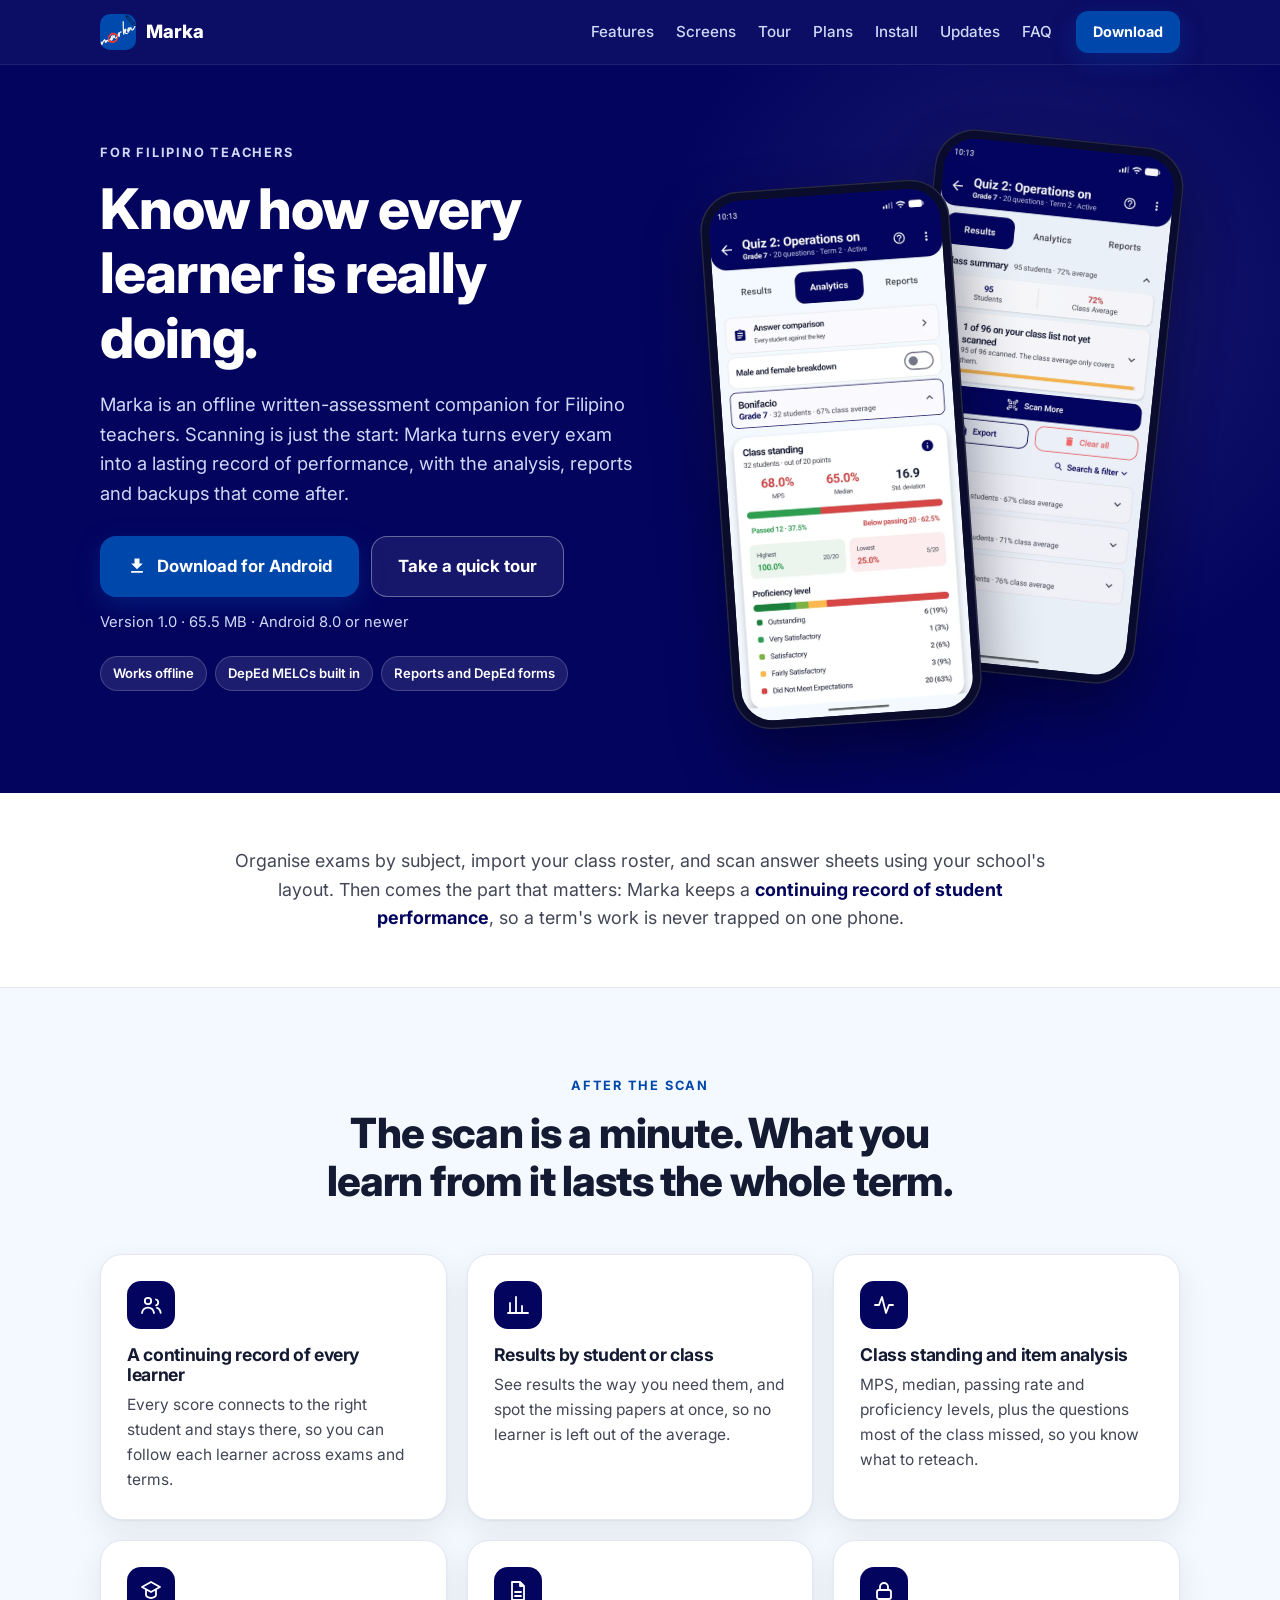
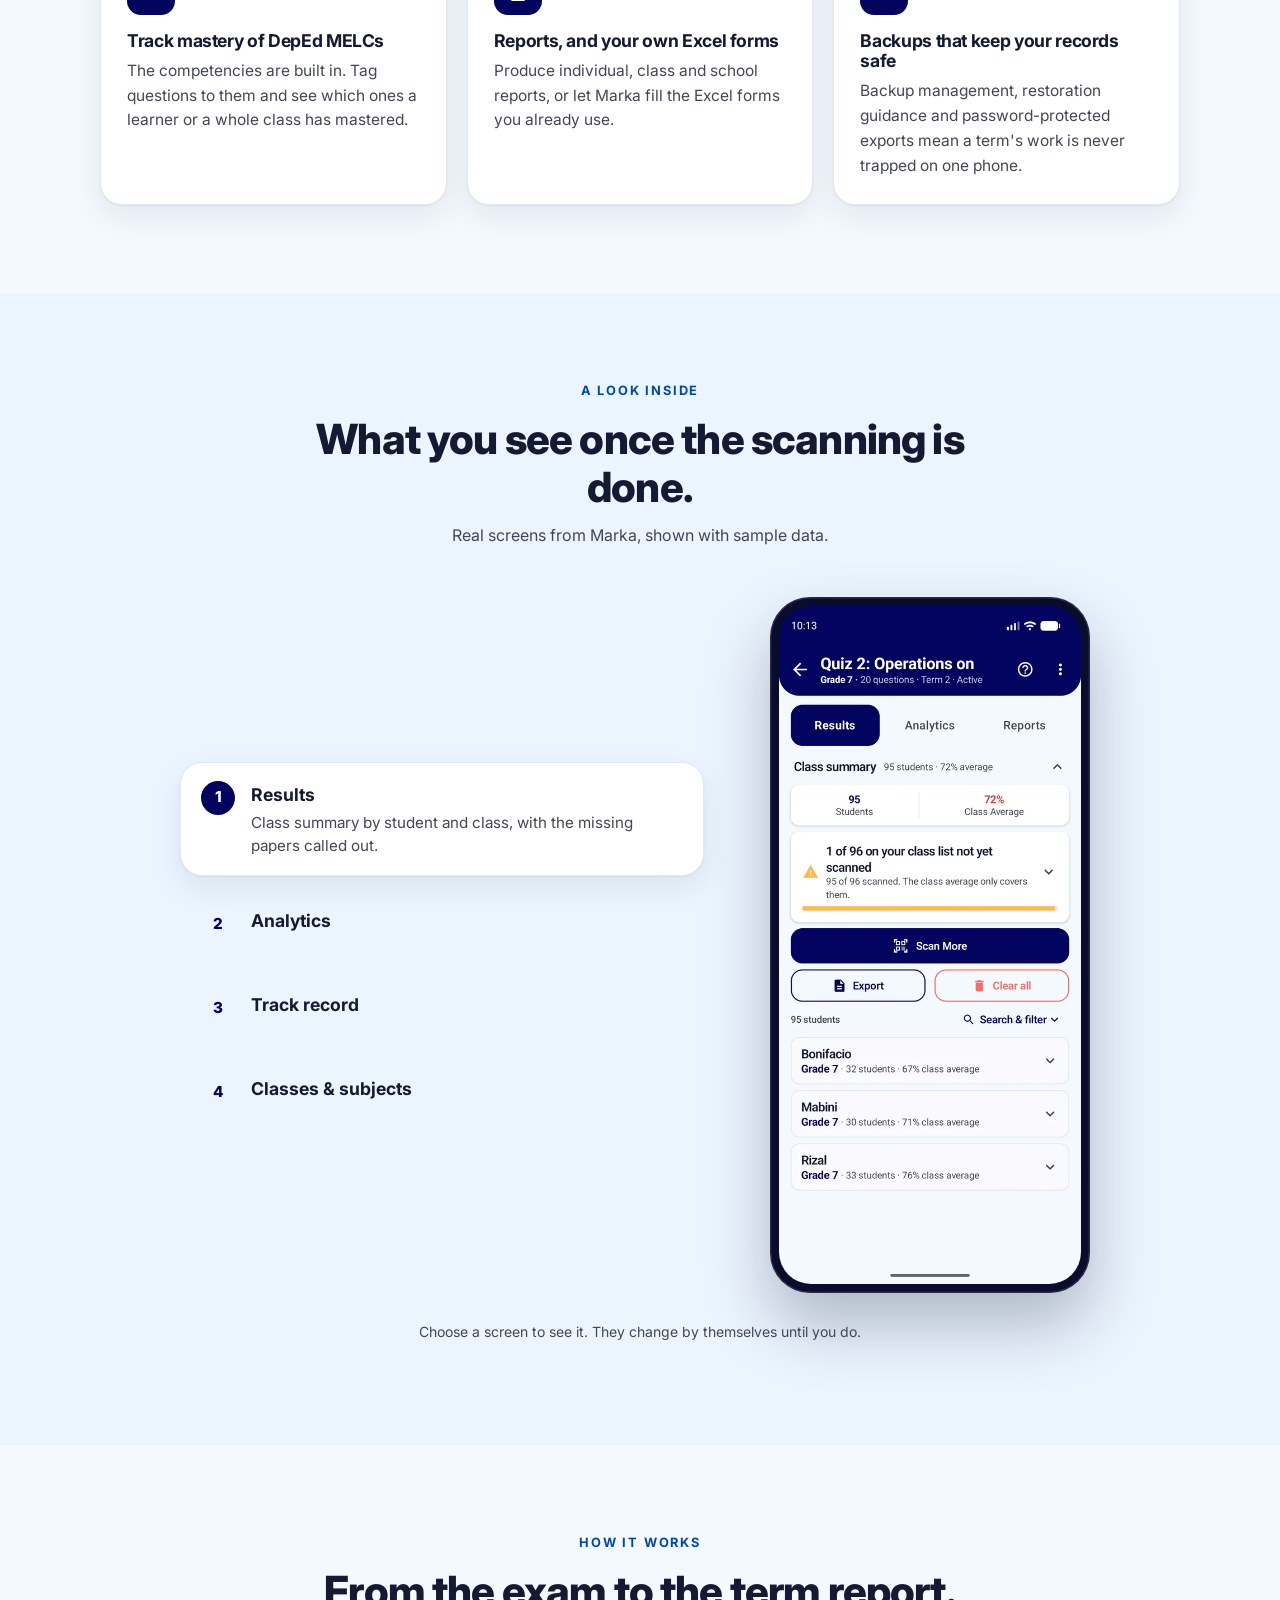
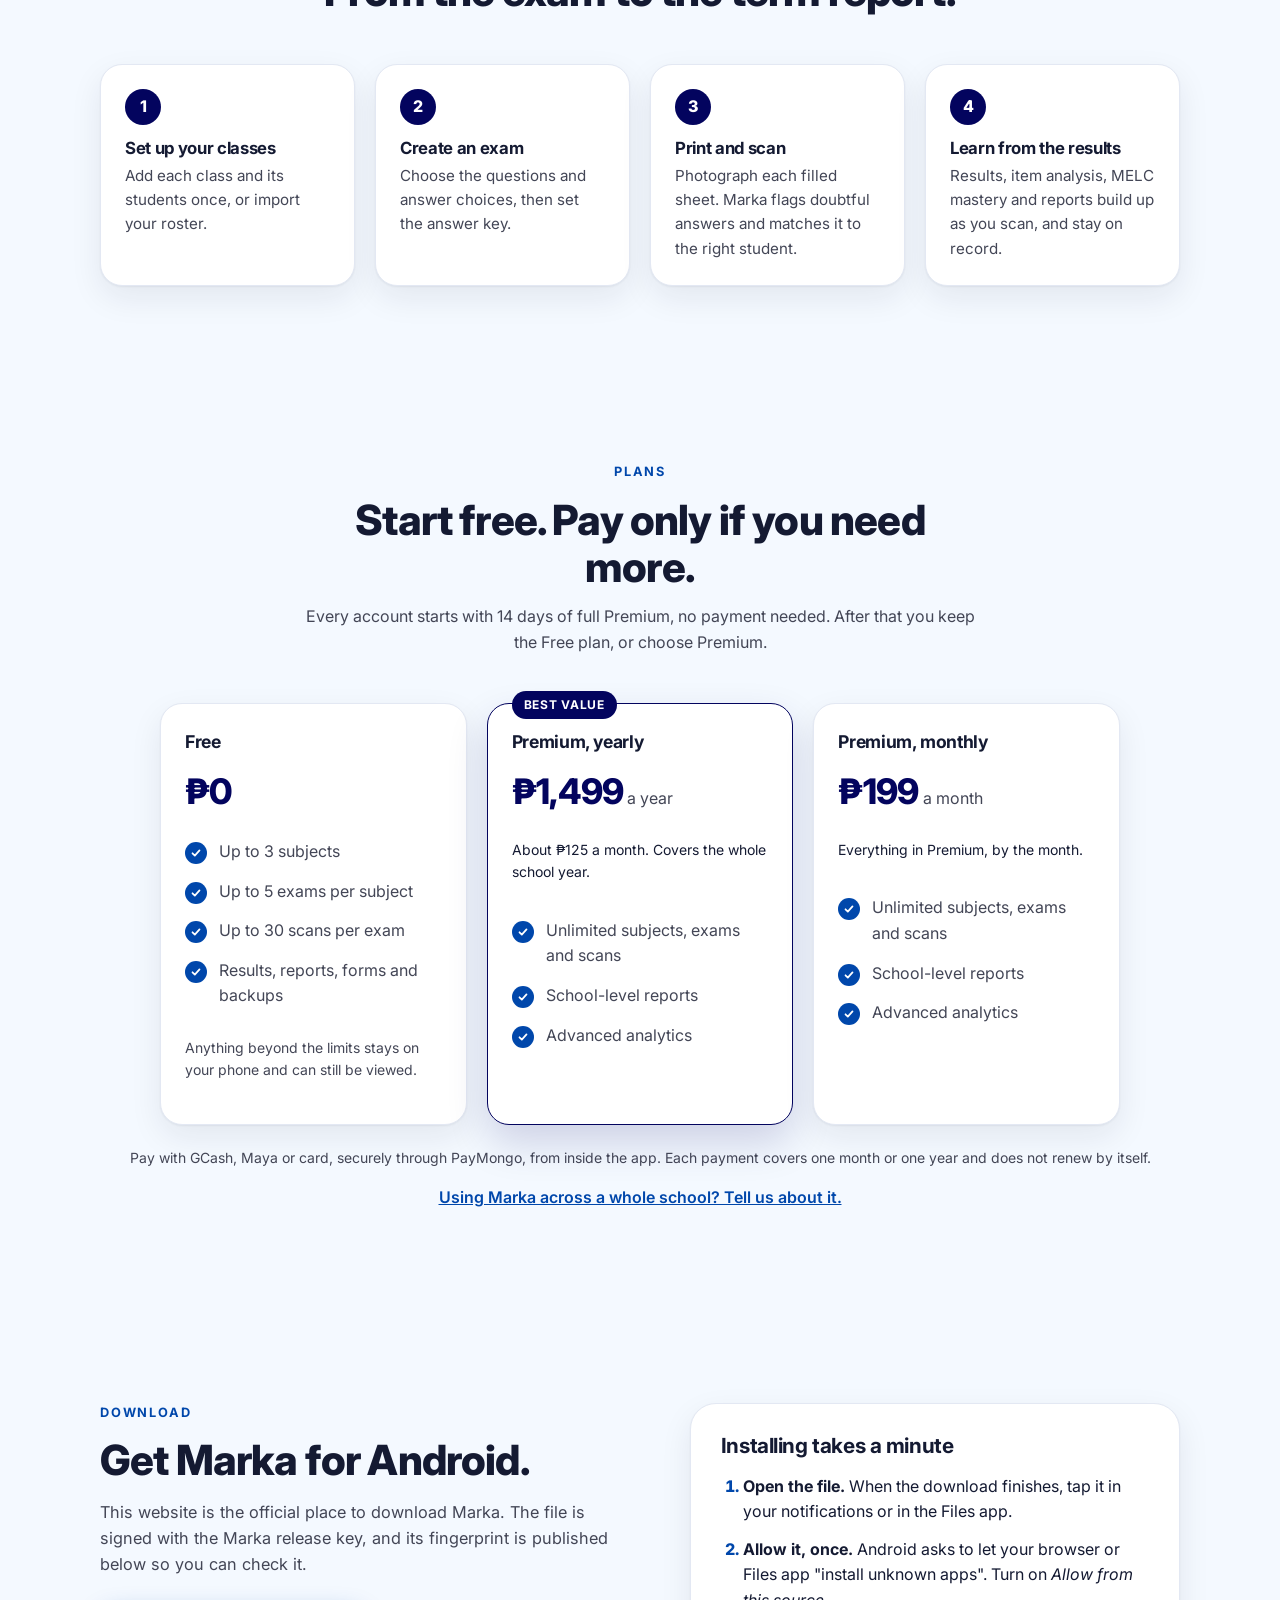
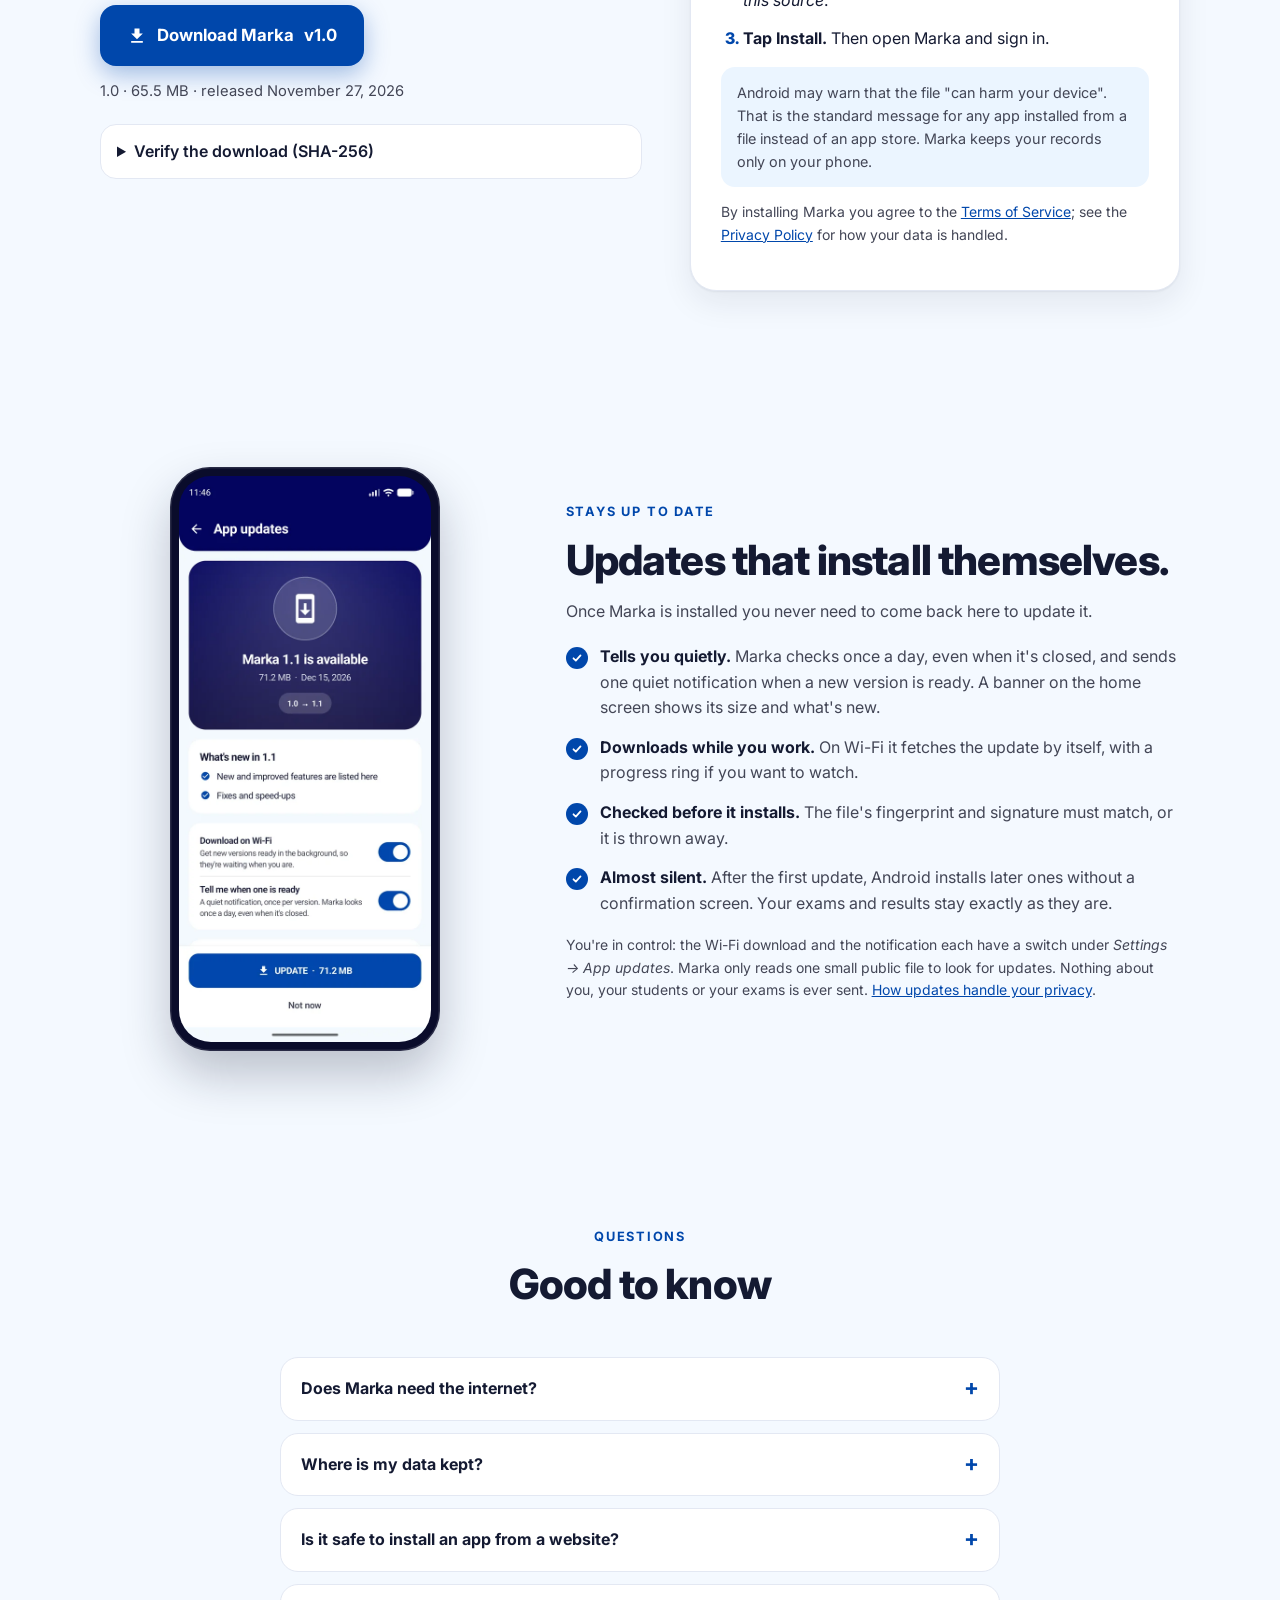
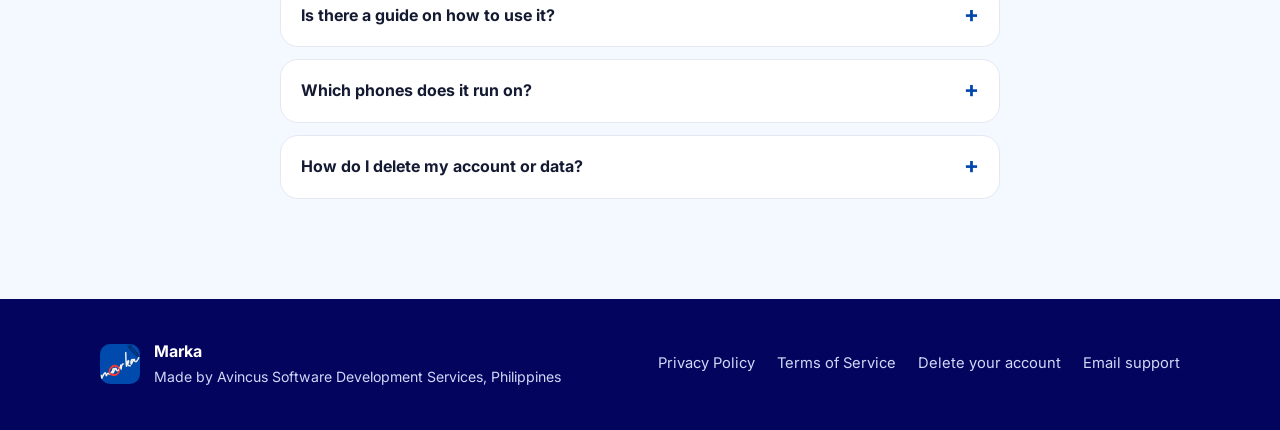
<file: index.html>
<!doctype html>
<html lang="en">
<head>
  <meta charset="utf-8">
  <meta name="viewport" content="width=device-width, initial-scale=1">
  <title>Marka — Your offline assessment companion</title>
  <meta name="description" content="Marka is an offline written-assessment companion built for Filipino teachers. Keep a continuing record of student performance: results, item analysis, MELC mastery, reports and DepEd forms, with backups that keep a term's work safe.">
  <meta name="theme-color" content="#03045E">
  <meta name="color-scheme" content="light">
  <link rel="icon" type="image/png" href="assets/favicon.png">
  <link rel="apple-touch-icon" href="assets/apple-touch-icon.png">
  <meta property="og:type" content="website">
  <meta property="og:title" content="Marka — Your offline assessment companion">
  <meta property="og:description" content="A continuing record of student performance: results, item analysis, MELC mastery, reports and DepEd forms. Offline, built for Filipino teachers.">
  <meta property="og:image" content="https://gillbatesx.github.io/marka/assets/social.png">
  <meta name="twitter:card" content="summary_large_image">
  <link rel="preconnect" href="https://fonts.googleapis.com">
  <link rel="preconnect" href="https://fonts.gstatic.com" crossorigin>
  <link href="https://fonts.googleapis.com/css2?family=Inter:wght@400;500;600;700;800&display=swap" rel="stylesheet">
  <link rel="stylesheet" href="styles.css?v=20261128143841">
</head>
<body>

<header class="nav" id="top">
  <div class="wrap nav-in">
    <a class="brand" href="./" aria-label="Marka home">
      <img src="assets/logo.png" width="36" height="36" alt="" class="brand-logo">
      <span>Marka</span>
    </a>
    <nav class="nav-links" aria-label="Main">
      <a href="#features">Features</a>
      <a href="#screens">Screens</a>
      <a href="tour.html">Tour</a>
      <a href="#plans">Plans</a>
      <a href="#install">Install</a>
      <a href="#updates">Updates</a>
      <a href="#faq">FAQ</a>
    </nav>
    <a class="btn btn-accent btn-sm" href="#install" data-download>Download</a>
  </div>
</header>

<main>
  <!-- HERO -->
  <section class="hero">
    <div class="hero-glow" aria-hidden="true"></div>
    <div class="wrap hero-in">
      <div class="hero-copy reveal">
        <p class="eyebrow">For Filipino teachers</p>
        <h1>Know how every learner is really doing.</h1>
        <p class="lead">Marka is an offline written-assessment companion for Filipino teachers. Scanning is just the start: Marka turns every exam into a lasting record of performance, with the analysis, reports and backups that come after.</p>
        <div class="cta-row">
          <a class="btn btn-accent btn-lg" href="#install" data-download-main>
            <svg viewBox="0 0 24 24" width="20" height="20" aria-hidden="true"><path fill="currentColor" d="M5 20h14v-2H5v2zM19 9h-4V3H9v6H5l7 7 7-7z"/></svg>
            Download for Android
          </a>
          <a class="btn btn-ghost btn-lg" href="tour.html">Take a quick tour</a>
        </div>
        <p class="meta" id="hero-meta">Version <span data-version>1.0</span> · <span data-size>71 MB</span> · Android 8.0 or newer</p>
        <ul class="chips" aria-label="Highlights">
          <li>Works offline</li>
          <li>DepEd MELCs built in</li>
          <li>Reports and DepEd forms</li>
        </ul>
      </div>
      <div class="hero-phones reveal" aria-hidden="true">
        <div class="phone phone-back"><img src="assets/results.webp" alt="" width="270" height="606" loading="eager"></div>
        <div class="phone phone-front"><img src="assets/analytics.webp" alt="" width="270" height="606" loading="eager"></div>
      </div>
    </div>
  </section>

  <!-- ABOUT BAND -->
  <section class="band">
    <div class="wrap band-in reveal">
      <p>Organise exams by subject, import your class roster, and scan answer sheets using your school's layout. Then comes the part that matters: Marka keeps a <strong>continuing record of student performance</strong>, so a term's work is never trapped on one phone.</p>
    </div>
  </section>

  <!-- FEATURES -->
  <section class="section" id="features">
    <div class="wrap">
      <header class="section-head reveal">
        <p class="eyebrow dark">After the scan</p>
        <h2>The scan is a minute. What you learn from it lasts the whole term.</h2>
      </header>
      <div class="grid">
        <article class="card reveal">
          <div class="ico"><svg viewBox="0 0 24 24"><circle cx="9" cy="8" r="3.2"/><path d="M3 20c.6-3.6 3-5.4 6-5.4s5.4 1.8 6 5.4M17 6.5a3 3 0 0 1 0 5.8M18 14.8c2 .6 3.3 2.3 3.7 5"/></svg></div>
          <h3>A continuing record of every learner</h3>
          <p>Every score connects to the right student and stays there, so you can follow each learner across exams and terms.</p>
        </article>
        <article class="card reveal">
          <div class="ico"><svg viewBox="0 0 24 24"><path d="M4 20V10M10 20V4M16 20v-7M22 20H2"/></svg></div>
          <h3>Results by student or class</h3>
          <p>See results the way you need them, and spot the missing papers at once, so no learner is left out of the average.</p>
        </article>
        <article class="card reveal">
          <div class="ico"><svg viewBox="0 0 24 24"><path d="M3 12h4l3-8 4 16 3-8h4"/></svg></div>
          <h3>Class standing and item analysis</h3>
          <p>MPS, median, passing rate and proficiency levels, plus the questions most of the class missed, so you know what to reteach.</p>
        </article>
        <article class="card reveal">
          <div class="ico"><svg viewBox="0 0 24 24"><path d="M12 3 3 8l9 5 9-5-9-5zM7 11v5c0 1.4 2.2 3 5 3s5-1.6 5-3v-5"/></svg></div>
          <h3>Track mastery of DepEd MELCs</h3>
          <p>The competencies are built in. Tag questions to them and see which ones a learner or a whole class has mastered.</p>
        </article>
        <article class="card reveal">
          <div class="ico"><svg viewBox="0 0 24 24"><path d="M6 3h8l4 4v14H6zM14 3v4h4M9 13h6M9 17h6"/></svg></div>
          <h3>Reports, and your own Excel forms</h3>
          <p>Produce individual, class and school reports, or let Marka fill the Excel forms you already use.</p>
        </article>
        <article class="card reveal">
          <div class="ico"><svg viewBox="0 0 24 24"><rect x="5" y="11" width="14" height="9" rx="2"/><path d="M8 11V8a4 4 0 0 1 8 0v3"/></svg></div>
          <h3>Backups that keep your records safe</h3>
          <p>Backup management, restoration guidance and password-protected exports mean a term's work is never trapped on one phone.</p>
        </article>
      </div>
    </div>
  </section>

  <!-- SCREENS -->
  <section class="section tint" id="screens">
    <div class="wrap">
      <header class="section-head reveal">
        <p class="eyebrow dark">A look inside</p>
        <h2>What you see once the scanning is done.</h2>
        <p class="sub">Real screens from Marka, shown with sample data.</p>
      </header>
      <div class="showcase reveal" id="showcase">
        <div class="sc-tabs" role="tablist" aria-label="Marka screens">
          <button type="button" role="tab" class="sc-tab on" id="sc-t0" aria-selected="true" aria-controls="sc-p0" data-i="0"><span class="sc-n">1</span><span class="sc-b"><strong>Results</strong><span>Class summary by student and class, with the missing papers called out.</span></span></button>
          <button type="button" role="tab" class="sc-tab" id="sc-t1" aria-selected="false" aria-controls="sc-p1" data-i="1"><span class="sc-n">2</span><span class="sc-b"><strong>Analytics</strong><span>Class standing, passing rate and proficiency levels.</span></span></button>
          <button type="button" role="tab" class="sc-tab" id="sc-t2" aria-selected="false" aria-controls="sc-p2" data-i="2"><span class="sc-n">3</span><span class="sc-b"><strong>Track record</strong><span>One learner's average, best and lowest, and every exam against the class and the pass mark.</span></span></button>
          <button type="button" role="tab" class="sc-tab" id="sc-t3" aria-selected="false" aria-controls="sc-p3" data-i="3"><span class="sc-n">4</span><span class="sc-b"><strong>Classes & subjects</strong><span>Your school year, terms and classes, with each class's average.</span></span></button>
        </div>
        <div class="sc-stage">
          <div class="phone sc-phone">
            <img class="sc-img on" id="sc-p0" role="tabpanel" aria-labelledby="sc-t0" src="assets/results.webp" alt="Marka exam results showing the class summary and which students are not yet scanned" width="270" height="606" loading="eager">
            <img class="sc-img" id="sc-p1" role="tabpanel" aria-labelledby="sc-t1" src="assets/analytics.webp" alt="Marka analytics showing class standing and proficiency levels" width="270" height="606" loading="lazy">
            <img class="sc-img" id="sc-p2" role="tabpanel" aria-labelledby="sc-t2" src="assets/track.webp" alt="Marka's track record for one learner, with a chart of every exam against the class average and the pass mark" width="270" height="606" loading="lazy">
            <img class="sc-img" id="sc-p3" role="tabpanel" aria-labelledby="sc-t3" src="assets/home.webp" alt="Marka home screen listing classes and subjects for the school year" width="270" height="606" loading="lazy">
          </div>
          <p class="sc-caption" id="sc-caption" aria-live="polite"></p>
        </div>
      </div>
      <p class="sc-hint small muted center">Choose a screen to see it. They change by themselves until you do.</p>
    </div>
  </section>

  <!-- HOW IT WORKS -->
  <section class="section" id="how">
    <div class="wrap">
      <header class="section-head reveal">
        <p class="eyebrow dark">How it works</p>
        <h2>From the exam to the term report.</h2>
      </header>
      <ol class="steps">
        <li class="reveal"><span class="num">1</span><h3>Set up your classes</h3><p>Add each class and its students once, or import your roster.</p></li>
        <li class="reveal"><span class="num">2</span><h3>Create an exam</h3><p>Choose the questions and answer choices, then set the answer key.</p></li>
        <li class="reveal"><span class="num">3</span><h3>Print and scan</h3><p>Photograph each filled sheet. Marka flags doubtful answers and matches it to the right student.</p></li>
        <li class="reveal"><span class="num">4</span><h3>Learn from the results</h3><p>Results, item analysis, MELC mastery and reports build up as you scan, and stay on record.</p></li>
      </ol>
    </div>
  </section>

  <!-- PLANS -->
  <section class="section" id="plans">
    <div class="wrap">
      <header class="section-head reveal">
        <p class="eyebrow dark">Plans</p>
        <h2>Start free. Pay only if you need more.</h2>
        <p class="sub">Every account starts with 14 days of full Premium, no payment needed. After that you keep the Free plan, or choose Premium.</p>
      </header>
      <div class="plans reveal">
        <article class="plan">
          <h3>Free</h3>
          <p class="price"><b>&#8369;0</b></p>
          <ul class="ticks">
            <li>Up to 3 subjects</li>
            <li>Up to 5 exams per subject</li>
            <li>Up to 30 scans per exam</li>
            <li>Results, reports, forms and backups</li>
          </ul>
          <p class="small muted">Anything beyond the limits stays on your phone and can still be viewed.</p>
        </article>
        <article class="plan plan-pro">
          <p class="plan-tag">Best value</p>
          <h3>Premium, yearly</h3>
          <p class="price"><b>&#8369;1,499</b> a year</p>
          <p class="small">About &#8369;125 a month. Covers the whole school year.</p>
          <ul class="ticks">
            <li>Unlimited subjects, exams and scans</li>
            <li>School-level reports</li>
            <li>Advanced analytics</li>
          </ul>
        </article>
        <article class="plan">
          <h3>Premium, monthly</h3>
          <p class="price"><b>&#8369;199</b> a month</p>
          <p class="small">Everything in Premium, by the month.</p>
          <ul class="ticks">
            <li>Unlimited subjects, exams and scans</li>
            <li>School-level reports</li>
            <li>Advanced analytics</li>
          </ul>
        </article>
      </div>
      <p class="center small muted reveal" style="margin-top:22px">Pay with GCash, Maya or card, securely through PayMongo, from inside the app. Each payment covers one month or one year and does not renew by itself.</p>
      <p class="center reveal"><a class="school-link" href="mailto:avincus.softwaredevelopment@gmail.com?subject=Marka%20for%20our%20school">Using Marka across a whole school? Tell us about it.</a></p>
    </div>
  </section>

  <!-- INSTALL -->
  <section class="section" id="install">
    <div class="wrap">
      <div class="install-grid">
        <div class="install-copy reveal">
          <p class="eyebrow">Download</p>
          <h2>Get Marka for Android.</h2>
          <p class="lead sm">This website is the official place to download Marka. The file is signed with the Marka release key, and its fingerprint is published below so you can check it.</p>
          <a class="btn btn-accent btn-lg" id="download-btn" href="https://github.com/GiLLBaTesx/marka/releases/latest/download/Marka.apk">
            <svg viewBox="0 0 24 24" width="20" height="20" aria-hidden="true"><path fill="currentColor" d="M5 20h14v-2H5v2zM19 9h-4V3H9v6H5l7 7 7-7z"/></svg>
            Download Marka <span data-version-short></span>
          </a>
          <p class="meta" id="install-meta"><span data-version>1.0</span> · <span data-size>71 MB</span> · released <span data-date>—</span></p>
          <details class="hash">
            <summary>Verify the download (SHA-256)</summary>
            <p>After downloading, the fingerprint of the file should be exactly:</p>
            <code id="sha" data-sha>Loading…</code>
            <p class="small">On a computer: <code>shasum -a 256 Marka.apk</code>. On a phone, any "file hash" app will do.</p>
          </details>
        </div>
        <div class="install-card reveal" id="install-steps">
          <h3>Installing takes a minute</h3>
          <ol class="mini-steps">
            <li><b>Open the file.</b> When the download finishes, tap it in your notifications or in the Files app.</li>
            <li><b>Allow it, once.</b> Android asks to let your browser or Files app "install unknown apps". Turn on <em>Allow from this source</em>.</li>
            <li><b>Tap Install.</b> Then open Marka and sign in.</li>
          </ol>
          <p class="note">Android may warn that the file "can harm your device". That is the standard message for any app installed from a file instead of an app store. Marka keeps your records only on your phone.</p>
          <p class="small muted">By installing Marka you agree to the <a href="https://gillbatesx.github.io/marka-legal/terms.html">Terms of Service</a>; see the <a href="https://gillbatesx.github.io/marka-legal/privacy.html">Privacy Policy</a> for how your data is handled.</p>
        </div>
      </div>
    </div>
  </section>

  <!-- UPDATES -->
  <section class="section" id="updates">
    <div class="wrap updates-grid">
      <div class="phone-solo reveal">
        <div class="phone"><img src="assets/update-v2.webp" alt="Marka's App updates screen: a new version is available, with what's new, switches for Wi-Fi download and notifications, and an Update button" width="270" height="606" loading="lazy"></div>
      </div>
      <div class="reveal">
        <p class="eyebrow dark">Stays up to date</p>
        <h2>Updates that install themselves.</h2>
        <p class="sub left">Once Marka is installed you never need to come back here to update it.</p>
        <ul class="ticks">
          <li><b>Tells you quietly.</b> Marka checks once a day, even when it's closed, and sends one quiet notification when a new version is ready. A banner on the home screen shows its size and what's new.</li>
          <li><b>Downloads while you work.</b> On Wi-Fi it fetches the update by itself, with a progress ring if you want to watch.</li>
          <li><b>Checked before it installs.</b> The file's fingerprint and signature must match, or it is thrown away.</li>
          <li><b>Almost silent.</b> After the first update, Android installs later ones without a confirmation screen. Your exams and results stay exactly as they are.</li>
        </ul>
        <p class="small muted">You're in control: the Wi-Fi download and the notification each have a switch under <em>Settings → App updates</em>. Marka only reads one small public file to look for updates. Nothing about you, your students or your exams is ever sent. <a href="https://gillbatesx.github.io/marka-legal/privacy.html#app-updates">How updates handle your privacy</a>.</p>
      </div>
    </div>
  </section>

  <!-- RELEASE NOTES -->
  <section class="section tint" id="whatsnew">
    <div class="wrap narrow">
      <header class="section-head reveal">
        <p class="eyebrow dark">Release notes</p>
        <h2>What's new</h2>
      </header>
      <div id="releases" class="releases reveal" aria-live="polite">
        <p class="muted">Loading release notes…</p>
      </div>
    </div>
  </section>

  <!-- FAQ -->
  <section class="section" id="faq">
    <div class="wrap narrow">
      <header class="section-head reveal">
        <p class="eyebrow dark">Questions</p>
        <h2>Good to know</h2>
      </header>
      <div class="faq reveal">
        <details>
          <summary>Does Marka need the internet?</summary>
          <p>No. Scanning, grading, results and reports all work offline. The internet is only used to look for app updates and DepEd content updates when your phone happens to be online.</p>
        </details>
        <details>
          <summary>Where is my data kept?</summary>
          <p>On your phone. Exams, students and results belong to you and stay on the device. Use backups and password-protected exports to keep a copy somewhere safe.</p>
        </details>
        <details>
          <summary>Is it safe to install an app from a website?</summary>
          <p>Only install apps from sources you trust. This is the official Marka site, the file is signed with the Marka release key, and you can check its SHA-256 fingerprint in the Download section. Marka will also only accept an update that is signed with the same key.</p>
        </details>
        <details>
          <summary>Is there a guide on how to use it?</summary>
          <p>Yes. Take the <a href="tour.html">quick tour</a> to see what you get, and the nine short voice-over lessons are inside the app under <em>Settings → How to use Marka</em>. They play without internet.</p>
        </details>
        <details>
          <summary>Which phones does it run on?</summary>
          <p>Android 8.0 or newer, with a working camera.</p>
        </details>
        <details>
          <summary>How do I delete my account or data?</summary>
          <p>See <a href="https://gillbatesx.github.io/marka-legal/delete-account.html">how to delete your account</a>. In the app, <em>Settings</em> can also clear all data on the phone.</p>
        </details>
      </div>
    </div>
  </section>
</main>

<footer class="footer">
  <div class="wrap foot-in">
    <div class="foot-brand">
      <img src="assets/logo.png" width="40" height="40" alt="" class="brand-logo">
      <div>
        <strong>Marka</strong>
        <span>Made by Avincus Software Development Services, Philippines</span>
      </div>
    </div>
    <nav class="foot-links" aria-label="Footer">
      <a href="https://gillbatesx.github.io/marka-legal/privacy.html">Privacy Policy</a>
      <a href="https://gillbatesx.github.io/marka-legal/terms.html">Terms of Service</a>
      <a href="https://gillbatesx.github.io/marka-legal/delete-account.html">Delete your account</a>
      <a href="mailto:avincus.softwaredevelopment@gmail.com?subject=Marka%20feedback">Email support</a>
    </nav>
  </div>
</footer>

<script src="app.js?v=20261128143841"></script>
</body>
</html>
</file>
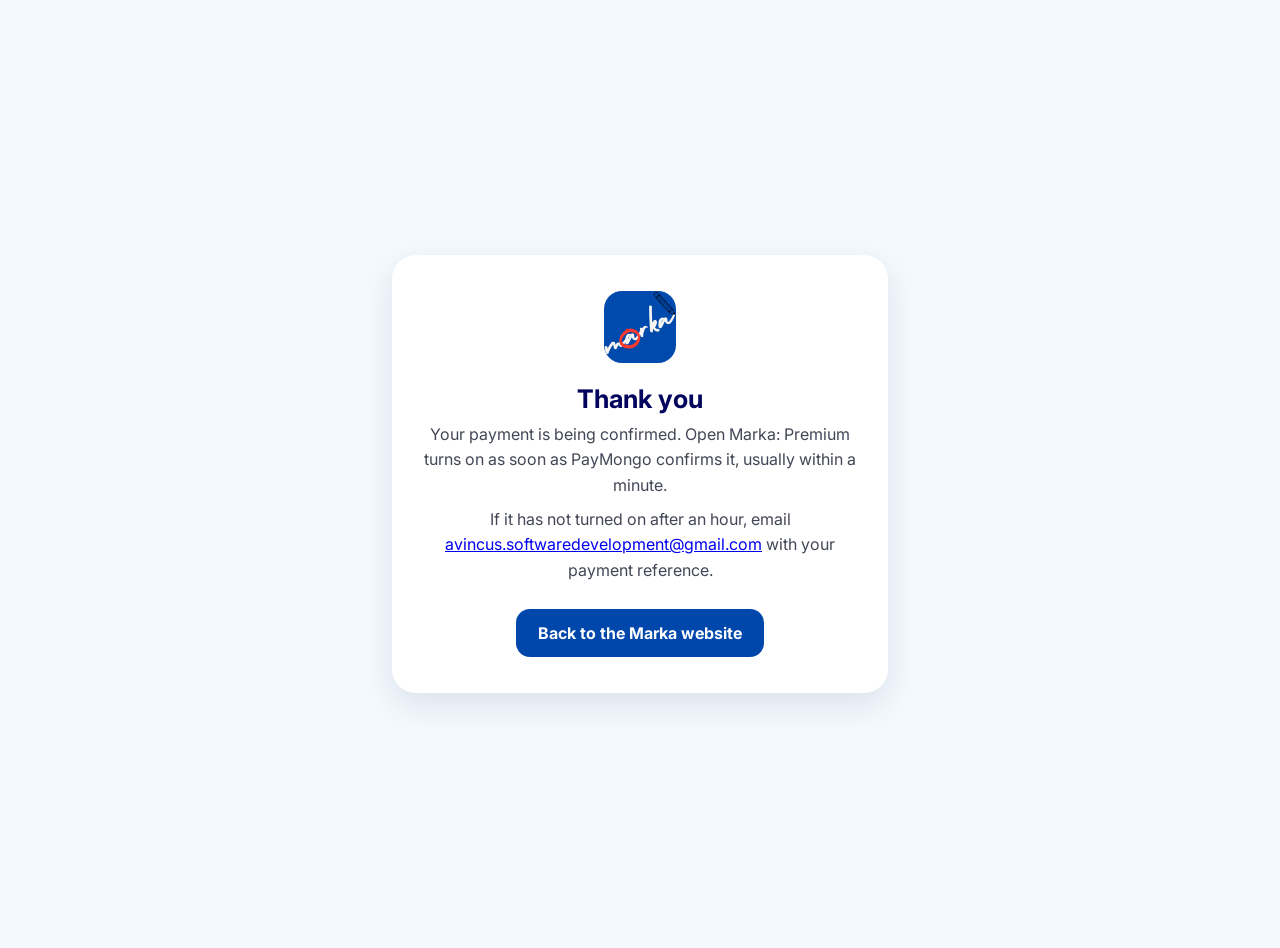
<file: paid.html>
<!doctype html>
<html lang="en">
<head>
  <meta charset="utf-8">
  <meta name="viewport" content="width=device-width, initial-scale=1">
  <title>Payment — Marka</title>
  <meta name="robots" content="noindex">
  <meta name="theme-color" content="#03045E">
  <link rel="icon" type="image/png" href="assets/favicon.png">
  <link href="https://fonts.googleapis.com/css2?family=Inter:wght@400;600;700;800&display=swap" rel="stylesheet">
  <style>
    body { margin: 0; min-height: 100vh; display: grid; place-items: center; background: #F4F9FF; color: #141A32; font-family: Inter, system-ui, sans-serif; padding: 24px; }
    main { max-width: 440px; text-align: center; background: #fff; border-radius: 24px; padding: 36px 28px; box-shadow: 0 12px 32px rgba(20,26,50,.10); }
    img { width: 72px; height: 72px; border-radius: 18px; }
    h1 { margin: 16px 0 8px; font-size: 1.6rem; color: #03045E; }
    p { color: #434656; line-height: 1.6; margin: 8px 0; }
    a.btn { display: inline-block; margin-top: 18px; padding: 14px 22px; border-radius: 14px; background: #0047AB; color: #fff; font-weight: 700; text-decoration: none; }
  </style>
</head>
<body>
<main>
  <img src="assets/logo.png" alt="">
  <h1 id="h">Thank you</h1>
  <p id="p">Your payment is being confirmed. Open Marka: Premium turns on as soon as PayMongo confirms it, usually within a minute.</p>
  <p class="small" id="q">If it has not turned on after an hour, email <a href="mailto:avincus.softwaredevelopment@gmail.com?subject=Marka%20payment">avincus.softwaredevelopment@gmail.com</a> with your payment reference.</p>
  <a class="btn" href="./">Back to the Marka website</a>
</main>
<script>
if (/[?&]cancelled=1/.test(location.search)) {
  document.getElementById("h").textContent = "Payment cancelled";
  document.getElementById("p").textContent = "Nothing was charged. Open Marka and choose a plan whenever you are ready.";
  document.getElementById("q").hidden = true;
}
</script>
</body>
</html>
</file>
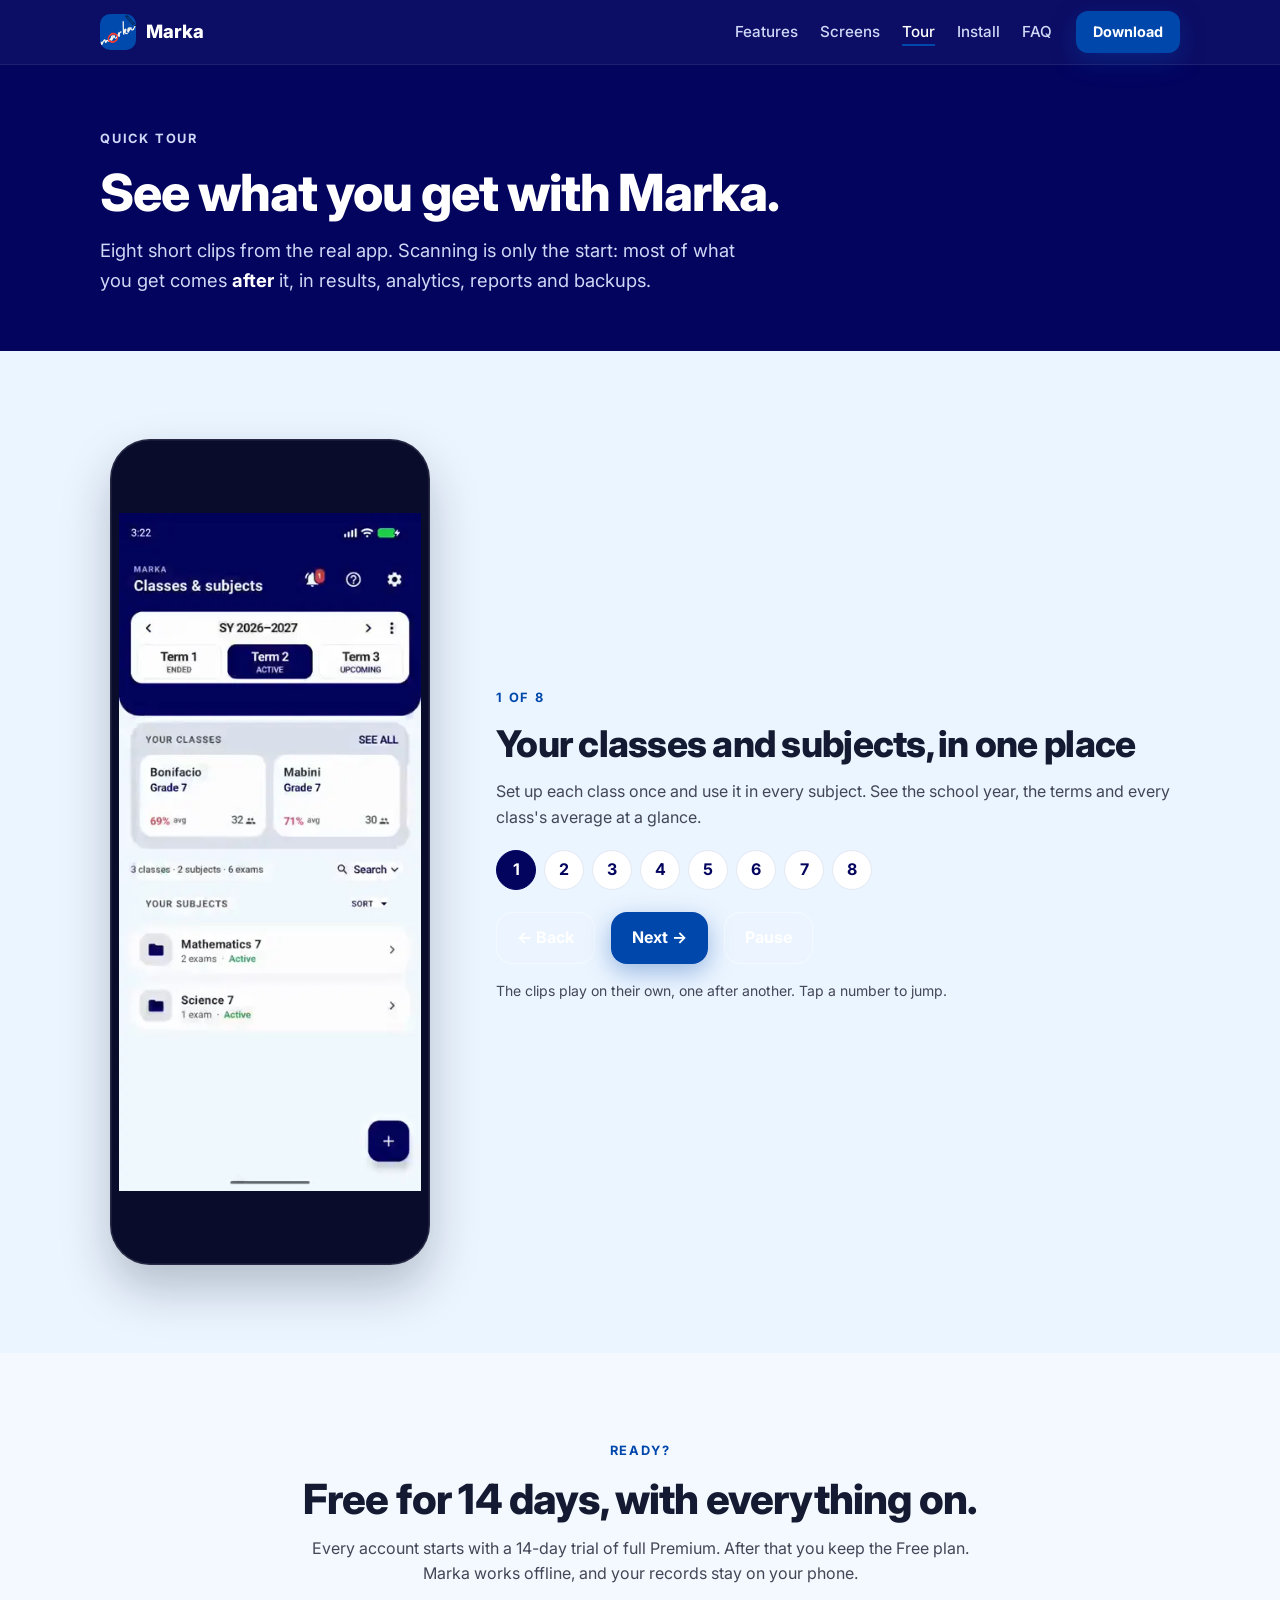
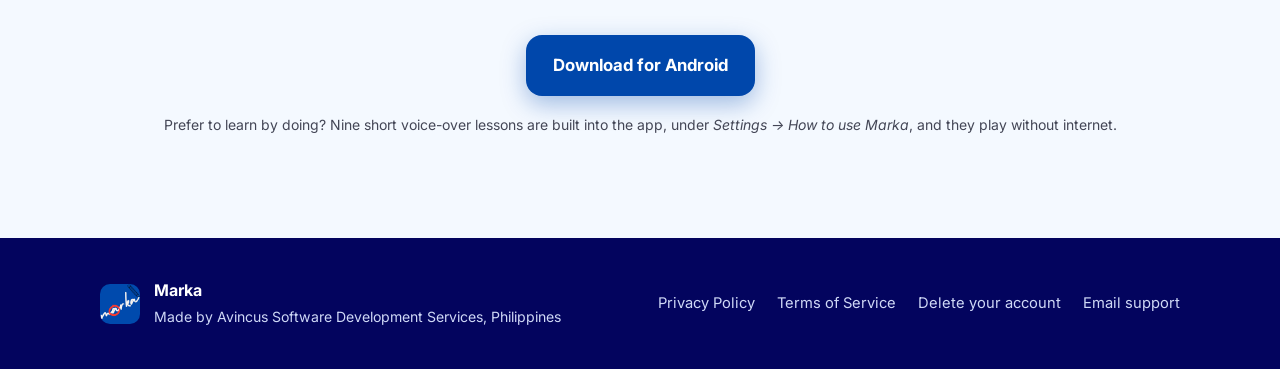
<file: tour.html>
<!doctype html>
<html lang="en">
<head>
  <meta charset="utf-8">
  <meta name="viewport" content="width=device-width, initial-scale=1">
  <title>Quick tour — Marka</title>
  <meta name="description" content="A quick look at what you get with Marka: your classes, exams, scanning, results, analytics, reports and backups.">
  <meta name="theme-color" content="#03045E">
  <meta name="color-scheme" content="light">
  <link rel="icon" type="image/png" href="assets/favicon.png">
  <link rel="apple-touch-icon" href="assets/apple-touch-icon.png">
  <meta property="og:type" content="website">
  <meta property="og:title" content="A quick tour of Marka">
  <meta property="og:description" content="What you get with Marka, in eight short clips.">
  <meta property="og:image" content="https://gillbatesx.github.io/marka/assets/social.png">
  <link rel="preconnect" href="https://fonts.googleapis.com">
  <link rel="preconnect" href="https://fonts.gstatic.com" crossorigin>
  <link href="https://fonts.googleapis.com/css2?family=Inter:wght@400;500;600;700;800&display=swap" rel="stylesheet">
  <link rel="stylesheet" href="styles.css">
</head>
<body>

<header class="nav" id="top">
  <div class="wrap nav-in">
    <a class="brand" href="./" aria-label="Marka home">
      <img src="assets/logo.png" width="36" height="36" alt="" class="brand-logo">
      <span>Marka</span>
    </a>
    <nav class="nav-links" aria-label="Main">
      <a href="./#features">Features</a>
      <a href="./#screens">Screens</a>
      <a href="tour.html" aria-current="page">Tour</a>
      <a href="./#install">Install</a>
      <a href="./#faq">FAQ</a>
    </nav>
    <a class="btn btn-accent btn-sm" href="./#install">Download</a>
  </div>
</header>

<main>
  <section class="page-hero">
    <div class="wrap">
      <p class="eyebrow">Quick tour</p>
      <h1>See what you get with Marka.</h1>
      <p class="lead">Eight short clips from the real app. Scanning is only the start: most of what you get comes <strong>after</strong> it, in results, analytics, reports and backups.</p>
    </div>
  </section>

  <section class="section tint-soft">
    <div class="wrap player-grid">
      <div class="player-col">
        <div class="phone player-phone">
          <video id="clip" muted playsinline autoplay preload="auto" poster="tour/home.webp" aria-label="A short clip of the app" width="360" height="808">
            <source src="tour/home.mp4" type="video/mp4">
          </video>
        </div>
      </div>
      <div class="lesson-col">
        <p class="eyebrow dark" id="t-eyebrow">1 of 8</p>
        <h2 id="t-title"></h2>
        <p class="sub left" id="t-blurb"></p>
        <div class="tour-dots" id="t-dots" role="tablist" aria-label="Tour steps"></div>
        <div class="player-actions">
          <button class="btn btn-ghost" id="t-prev" type="button">← Back</button>
          <button class="btn btn-accent" id="t-next" type="button">Next →</button>
          <button class="btn btn-ghost" id="t-pause" type="button" aria-pressed="false">Pause</button>
        </div>
        <p class="small muted">The clips play on their own, one after another. Tap a number to jump.</p>
      </div>
    </div>
  </section>

  <section class="section">
    <div class="wrap">
      <header class="section-head reveal">
        <p class="eyebrow dark">Ready?</p>
        <h2>Free for 14 days, with everything on.</h2>
        <p class="sub">Every account starts with a 14-day trial of full Premium. After that you keep the Free plan. Marka works offline, and your records stay on your phone.</p>
      </header>
      <div class="cta-row" style="justify-content:center">
        <a class="btn btn-accent btn-lg" href="./#install">Download for Android</a>
      </div>
      <p class="center muted small" style="margin-top:18px">Prefer to learn by doing? Nine short voice-over lessons are built into the app, under <em>Settings → How to use Marka</em>, and they play without internet.</p>
    </div>
  </section>
</main>

<footer class="footer">
  <div class="wrap foot-in">
    <div class="foot-brand">
      <img src="assets/logo.png" width="40" height="40" alt="" class="brand-logo">
      <div>
        <strong>Marka</strong>
        <span>Made by Avincus Software Development Services, Philippines</span>
      </div>
    </div>
    <nav class="foot-links" aria-label="Footer">
      <a href="https://gillbatesx.github.io/marka-legal/privacy.html">Privacy Policy</a>
      <a href="https://gillbatesx.github.io/marka-legal/terms.html">Terms of Service</a>
      <a href="https://gillbatesx.github.io/marka-legal/delete-account.html">Delete your account</a>
      <a href="mailto:avincus.softwaredevelopment@gmail.com?subject=Marka%20feedback">Email support</a>
    </nav>
  </div>
</footer>

<script>
var STEPS = [
  { f: "home", title: "Your classes and subjects, in one place", blurb: "Set up each class once and use it in every subject. See the school year, the terms and every class's average at a glance." },
  { f: "exam", title: "Create an exam and its answer key", blurb: "Name it, choose the questions and answer choices, then set the key by tapping, importing it or tagging each item to a MELC." },
  { f: "print", title: "Print answer sheets Marka can read", blurb: "One sheet per exam, with corner marks and a QR code. Print it once and use it again." },
  { f: "scan", title: "Scan, and check what is unclear", blurb: "Photograph each filled sheet. Marka reads it and asks you to settle only the answers it is unsure of." },
  { f: "results", title: "Results the moment you finish", blurb: "Scores by class and student, and who has not been scanned yet, so no paper goes missing." },
  { f: "analytics", title: "Analytics that show what to teach next", blurb: "Class standing, proficiency levels and every question in detail, with the male and female breakdown." },
  { f: "reports", title: "Reports and DepEd forms, filled for you", blurb: "Item analysis, mastery tables, individual, class and school reports. Bring your own Excel form and Marka fills it in." },
  { f: "backup", title: "Backups that keep your records safe", blurb: "A password-protected backup of everything, a gentle weekly reminder, and a recycle bin for anything you delete." }
];
var $ = function (id) { return document.getElementById(id); };
var v = $("clip"), cur = 0, paused = false;
$("t-dots").innerHTML = STEPS.map(function (s, i) { return '<button type="button" role="tab" class="tdot" data-i="' + i + '" aria-label="Step ' + (i + 1) + ': ' + s.title + '">' + (i + 1) + '</button>'; }).join("");
function go(i, fromEnd) {
  cur = (i + STEPS.length) % STEPS.length; var s = STEPS[cur];
  v.poster = "tour/" + s.f + ".webp"; v.src = "tour/" + s.f + ".mp4"; v.load();
  if (!paused) { var p = v.play(); if (p && p.catch) p.catch(function () {}); }
  $("t-eyebrow").textContent = (cur + 1) + " of " + STEPS.length;
  $("t-title").textContent = s.title; $("t-blurb").textContent = s.blurb;
  Array.prototype.forEach.call(document.querySelectorAll(".tdot"), function (b, k) { b.classList.toggle("on", k === cur); b.setAttribute("aria-selected", k === cur ? "true" : "false"); });
  try { history.replaceState(null, "", "#" + (cur + 1)); } catch (e) {}
}
$("t-dots").addEventListener("click", function (e) { var b = e.target.closest(".tdot"); if (b) go(Number(b.dataset.i)); });
$("t-next").addEventListener("click", function () { go(cur + 1); });
$("t-prev").addEventListener("click", function () { go(cur - 1); });
$("t-pause").addEventListener("click", function () {
  paused = !paused; this.textContent = paused ? "Play" : "Pause"; this.setAttribute("aria-pressed", paused);
  if (paused) v.pause(); else v.play().catch(function () {});
});
v.addEventListener("ended", function () { if (!paused) go(cur + 1); });
var m = /#(\d+)/.exec(location.hash); go(m && STEPS[Number(m[1]) - 1] ? Number(m[1]) - 1 : 0);
(function () {
  var items = document.querySelectorAll(".reveal");
  var calm = window.matchMedia && window.matchMedia("(prefers-reduced-motion: reduce)").matches;
  if (calm) { v.removeAttribute("autoplay"); paused = true; $("t-pause").textContent = "Play"; v.pause(); }
  if (!("IntersectionObserver" in window) || calm) { Array.prototype.forEach.call(items, function (n) { n.classList.add("in"); }); return; }
  var io = new IntersectionObserver(function (es) { es.forEach(function (e) { if (e.isIntersecting) { e.target.classList.add("in"); io.unobserve(e.target); } }); }, { threshold: 0.12 });
  Array.prototype.forEach.call(items, function (n) { io.observe(n); });
})();
</script>
</body>
</html>
</file>
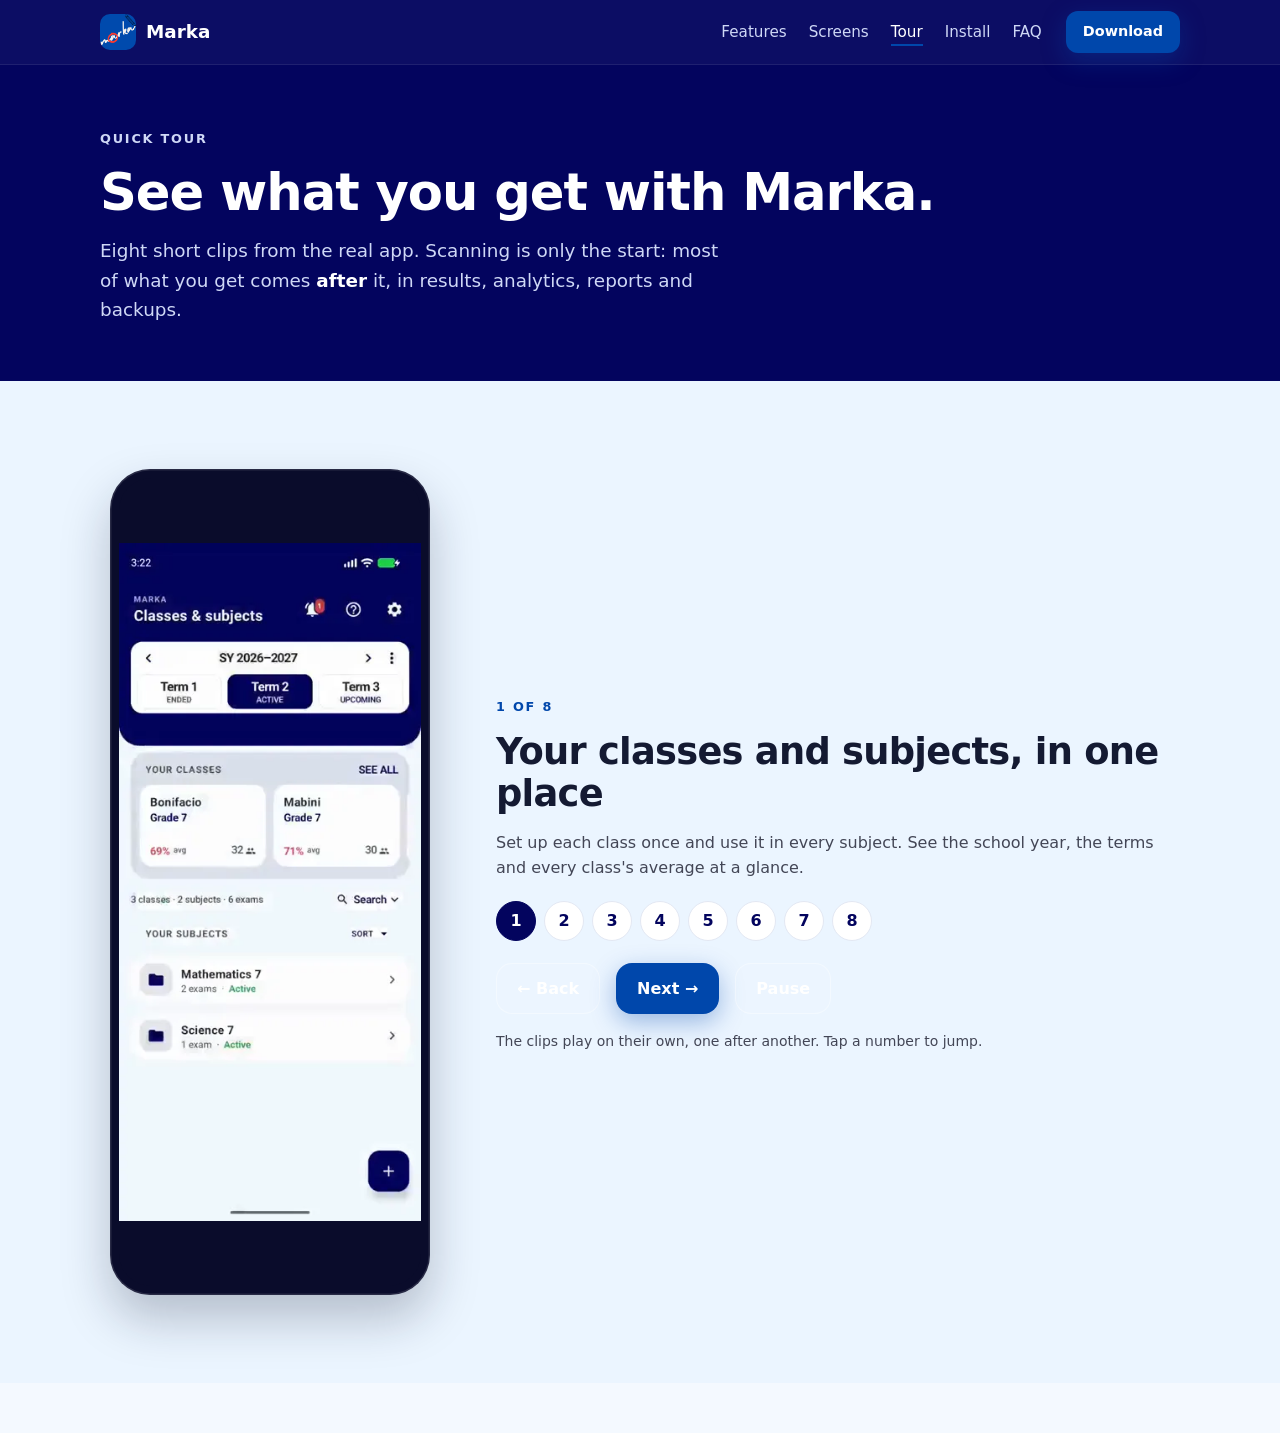
<file: tutorials.html>
<!doctype html><html lang="en"><head><meta charset="utf-8"><title>Marka — quick tour</title><meta http-equiv="refresh" content="0; url=tour.html"><link rel="canonical" href="tour.html"><meta name="robots" content="noindex"></head><body><p><a href="tour.html">Go to the Marka quick tour</a></p></body></html>
</file>
<file: styles.css>
/* Marka website. Colours follow the app's 60-30-10 rule:
   60% neutral  : ice-white and white surfaces, ink text (most of every screen)
   30% navy     : one navy only, for structure (nav, hero, footer, icon tiles, step numbers)
   10% cobalt   : the accent, kept for actions (download buttons, ticks, links, small labels)
   Light only: a dark theme would turn the 60% neutral into navy and break the proportion. */
:root {
  --navy: #03045E;
  --cobalt: #0047AB;
  --ice: #F4F9FF;
  --ice-2: #EBF5FF;
  --surface: #FFFFFF;
  --ink: #141A32;
  --ink-2: #434656;
  --line: #E3E8F3;
  --on-navy: #FFFFFF;
  --on-navy-2: #CFD8F6;
  --radius: 22px;
  --shadow: 0 1px 2px rgba(20, 26, 50, .06), 0 12px 32px rgba(20, 26, 50, .08);
  --max: 1120px;
}

* { box-sizing: border-box; }
html { scroll-behavior: smooth; scroll-padding-top: 76px; }
body {
  margin: 0;
  font-family: Inter, system-ui, -apple-system, "Segoe UI", Roboto, sans-serif;
  background: var(--ice);
  color: var(--ink);
  line-height: 1.6;
  -webkit-font-smoothing: antialiased;
}
img { max-width: 100%; height: auto; display: block; }
a { color: var(--cobalt); }
h1, h2, h3 { line-height: 1.15; margin: 0; letter-spacing: -0.02em; }
.wrap { width: 100%; max-width: var(--max); margin: 0 auto; padding: 0 20px; }
.narrow { max-width: 760px; }
.muted { color: var(--ink-2); }
.small { font-size: .875rem; }

/* Buttons */
.btn {
  display: inline-flex; align-items: center; justify-content: center; gap: 10px;
  font: inherit; font-weight: 700; text-decoration: none; cursor: pointer;
  border-radius: 16px; border: 1.5px solid transparent;
  padding: 12px 20px; transition: transform .15s ease, box-shadow .2s ease, background .2s ease;
}
.btn:focus-visible, summary:focus-visible, a:focus-visible { outline: 3px solid #8FB8FF; outline-offset: 3px; }
.btn-accent { background: var(--cobalt); color: #fff; box-shadow: 0 8px 24px rgba(0, 71, 171, .35); }
.btn-accent:hover { filter: brightness(1.12); transform: translateY(-1px); }
.btn-ghost { background: rgba(255, 255, 255, .08); color: #fff; border-color: rgba(255, 255, 255, .35); }
.btn-ghost:hover { background: rgba(255, 255, 255, .16); }
.btn-lg { padding: 16px 26px; font-size: 1.05rem; }
.btn-sm { padding: 8px 16px; font-size: .9rem; border-radius: 12px; }

/* Nav */
.nav { position: sticky; top: 0; z-index: 50; background: rgba(3, 4, 94, .96); backdrop-filter: blur(14px); -webkit-backdrop-filter: blur(14px); border-bottom: 1px solid rgba(255, 255, 255, .08); }
.nav-in { display: flex; align-items: center; gap: 24px; height: 64px; }
.brand { display: flex; align-items: center; gap: 10px; color: #fff; text-decoration: none; font-weight: 800; font-size: 1.15rem; margin-right: auto; }
.brand-logo { border-radius: 10px; }
.nav-links { display: flex; gap: 22px; }
.nav-links a { color: var(--on-navy-2); text-decoration: none; font-weight: 500; font-size: .95rem; }
.nav-links a:hover { color: #fff; }

/* Hero */
.hero { position: relative; overflow: hidden; color: var(--on-navy); background: var(--navy); padding: 72px 0 96px; }
.hero-glow { position: absolute; inset: -20% -10% auto auto; width: 70vw; height: 70vw; max-width: 760px; max-height: 760px; background: radial-gradient(closest-side, rgba(255, 255, 255, .09), rgba(255, 255, 255, 0)); pointer-events: none; }
.hero-in { position: relative; display: grid; grid-template-columns: 1.05fr .95fr; gap: 40px; align-items: center; }
.eyebrow { margin: 0 0 14px; font-size: .8rem; font-weight: 700; letter-spacing: .14em; text-transform: uppercase; color: var(--on-navy-2); }
.eyebrow.dark { color: var(--cobalt); }
.hero h1 { font-size: clamp(2.2rem, 4.6vw, 3.5rem); font-weight: 800; margin-bottom: 20px; }
.lead { font-size: 1.15rem; color: var(--on-navy-2); max-width: 540px; margin: 0 0 28px; }
.lead.sm { font-size: 1.02rem; }
.cta-row { display: flex; flex-wrap: wrap; gap: 12px; margin-bottom: 14px; }
.meta { margin: 0 0 22px; color: var(--on-navy-2); font-size: .92rem; }
.chips { list-style: none; display: flex; flex-wrap: wrap; gap: 8px; margin: 0; padding: 0; }
.chips li { font-size: .82rem; font-weight: 600; padding: 6px 12px; border-radius: 999px; background: rgba(255, 255, 255, .1); border: 1px solid rgba(255, 255, 255, .18); color: #fff; }

/* Phones */
.phone { background: #0A0C2B; border-radius: 40px; padding: 9px; box-shadow: 0 30px 60px rgba(0, 0, 20, .45), inset 0 0 0 1.5px rgba(255, 255, 255, .12); width: 100%; max-width: 270px; }
.phone img { border-radius: 32px; width: 100%; }
.hero-phones { position: relative; height: 560px; }
.hero-phones .phone { position: absolute; width: 250px; }
.phone-back { right: 4%; top: 0; transform: rotate(6deg); opacity: .96; }
.phone-front { left: 6%; top: 48px; transform: rotate(-4deg); }

/* Sections */
.section { padding: 88px 0; }
.section.tint { background: var(--ice-2); }
.section-head { max-width: 680px; margin: 0 auto 48px; text-align: center; }
.section-head h2, .updates-grid h2, .install-copy h2 { font-size: clamp(1.8rem, 3.6vw, 2.6rem); font-weight: 800; }
.sub { color: var(--ink-2); margin: 12px 0 0; }
.sub.left { margin: 14px 0 20px; }

.band { background: var(--surface); border-bottom: 1px solid var(--line); }
.band-in { padding: 36px 20px; max-width: 860px; text-align: center; font-size: 1.12rem; color: var(--ink-2); }
.band-in strong { color: var(--navy); }

/* Feature grid */
.grid { display: grid; grid-template-columns: repeat(3, 1fr); gap: 20px; }
.card { background: var(--surface); border: 1px solid var(--line); border-radius: var(--radius); padding: 26px; box-shadow: var(--shadow); transition: transform .2s ease; }
.card:hover { transform: translateY(-3px); }
.card h3 { font-size: 1.1rem; margin: 16px 0 8px; }
.card p { margin: 0; color: var(--ink-2); font-size: .97rem; }
.ico { width: 48px; height: 48px; border-radius: 14px; background: var(--navy); display: grid; place-items: center; }
.ico svg { width: 24px; height: 24px; fill: none; stroke: #fff; stroke-width: 1.8; stroke-linecap: round; stroke-linejoin: round; }

/* Screens */
.shots { display: grid; grid-template-columns: repeat(4, 1fr); gap: 24px; justify-items: center; }
.shot { margin: 0; text-align: center; max-width: 290px; }
.shot .phone { margin: 0 auto 20px; box-shadow: 0 24px 48px rgba(20, 26, 50, .25), inset 0 0 0 1.5px rgba(255, 255, 255, .12); }
.shot figcaption strong { display: block; font-size: 1.05rem; }
.shot figcaption span { color: var(--ink-2); font-size: .94rem; }

/* Steps */
.steps { list-style: none; margin: 0; padding: 0; display: grid; grid-template-columns: repeat(4, 1fr); gap: 20px; counter-reset: s; }
.steps li { background: var(--surface); border: 1px solid var(--line); border-radius: var(--radius); padding: 24px; box-shadow: var(--shadow); }
.num { display: grid; place-items: center; width: 36px; height: 36px; border-radius: 50%; background: var(--navy); color: #fff; font-weight: 800; margin-bottom: 14px; }
.steps h3 { font-size: 1.05rem; margin-bottom: 6px; }
.steps p { margin: 0; color: var(--ink-2); font-size: .95rem; }

/* Install */
.install-grid { display: grid; grid-template-columns: 1.05fr .95fr; gap: 48px; align-items: start; }
.install-copy .eyebrow { color: var(--cobalt); }
.install-copy .lead { color: var(--ink-2); }
.install-copy .meta { color: var(--ink-2); }
.install-copy h2 { margin-bottom: 14px; }
.install-copy .meta { margin: 14px 0 20px; }
.hash { background: var(--surface); border: 1px solid var(--line); border-radius: 16px; padding: 14px 16px; }
.hash summary { cursor: pointer; font-weight: 600; }
.hash p { margin: 10px 0 6px; color: var(--ink-2); }
.hash code { display: block; word-break: break-all; font-family: ui-monospace, SFMono-Regular, Menlo, monospace; font-size: .8rem; background: var(--ice-2); color: var(--navy); padding: 10px 12px; border-radius: 10px; }
.hash .small code { display: inline; padding: 2px 6px; }
.install-card { background: var(--surface); color: var(--ink); border: 1px solid var(--line); border-radius: 26px; padding: 30px; box-shadow: var(--shadow); }
.install-card h3 { font-size: 1.3rem; margin-bottom: 16px; }
.mini-steps { margin: 0 0 16px; padding-left: 22px; display: grid; gap: 12px; }
.mini-steps li::marker { font-weight: 800; color: var(--cobalt); }
.note { margin: 0; padding: 14px 16px; background: var(--ice-2); border-radius: 14px; color: var(--ink-2); font-size: .9rem; }

/* Updates */
.updates-grid { display: grid; grid-template-columns: .8fr 1.2fr; gap: 56px; align-items: center; }
.phone-solo { display: grid; place-items: center; }
.phone-solo .phone { box-shadow: 0 24px 48px rgba(20, 26, 50, .25), inset 0 0 0 1.5px rgba(255, 255, 255, .12); }
.ticks { list-style: none; margin: 0 0 18px; padding: 0; display: grid; gap: 14px; }
.ticks li { position: relative; padding-left: 34px; color: var(--ink-2); }
.ticks li b { color: var(--ink); }
.ticks li::before { content: ""; position: absolute; left: 0; top: 3px; width: 22px; height: 22px; border-radius: 50%; background: var(--cobalt) url("data:image/svg+xml,%3Csvg xmlns='http://www.w3.org/2000/svg' viewBox='0 0 24 24' fill='none' stroke='white' stroke-width='3' stroke-linecap='round' stroke-linejoin='round'%3E%3Cpath d='M6 12.500l4 4 8-9'/%3E%3C/svg%3E") center / 14px no-repeat; }

/* Releases */
.release { background: var(--surface); border: 1px solid var(--line); border-radius: var(--radius); padding: 22px 24px; margin-bottom: 14px; box-shadow: var(--shadow); }
.release-head { display: flex; align-items: baseline; gap: 12px; flex-wrap: wrap; margin-bottom: 8px; }
.release h3 { font-size: 1.15rem; }
.release time { color: var(--ink-2); font-size: .9rem; }
.tag { font-size: .72rem; font-weight: 800; letter-spacing: .06em; text-transform: uppercase; background: var(--cobalt); color: #fff; padding: 3px 10px; border-radius: 999px; }
.release ul { margin: 0; padding-left: 20px; color: var(--ink-2); }

/* FAQ */
.faq details { background: var(--surface); border: 1px solid var(--line); border-radius: 18px; padding: 0 20px; margin-bottom: 12px; }
.faq summary { cursor: pointer; font-weight: 700; padding: 18px 0; list-style: none; display: flex; justify-content: space-between; gap: 16px; }
.faq summary::-webkit-details-marker { display: none; }
.faq summary::after { content: "+"; font-size: 1.4rem; line-height: 1; color: var(--cobalt); transition: transform .2s ease; }
.faq details[open] summary::after { transform: rotate(45deg); }
.faq details p { margin: 0 0 18px; color: var(--ink-2); }

/* Footer */
.footer { background: var(--navy); color: var(--on-navy-2); padding: 40px 0; }
.foot-in { display: flex; justify-content: space-between; gap: 24px; flex-wrap: wrap; align-items: center; }
.foot-brand { display: flex; gap: 14px; align-items: center; }
.foot-brand strong { color: #fff; display: block; }
.foot-brand span { font-size: .88rem; }
.foot-links { display: flex; gap: 22px; flex-wrap: wrap; }
.foot-links a { color: var(--on-navy-2); text-decoration: none; font-size: .92rem; }
.foot-links a:hover { color: #fff; text-decoration: underline; }

/* Reveal on scroll */
.reveal { opacity: 0; transform: translateY(18px); transition: opacity .6s ease, transform .6s ease; }
.reveal.in { opacity: 1; transform: none; }
@media (prefers-reduced-motion: reduce) {
  html { scroll-behavior: auto; }
  .reveal { opacity: 1; transform: none; transition: none; }
  .btn, .card { transition: none; }
}

/* Tablet and phone */
@media (max-width: 960px) {
  .hero-in, .install-grid, .updates-grid { grid-template-columns: 1fr; }
  .hero-phones { height: 520px; max-width: 520px; margin: 0 auto; width: 100%; }
  .grid { grid-template-columns: repeat(2, 1fr); }
  .steps { grid-template-columns: repeat(2, 1fr); }
  .shots { grid-template-columns: 1fr 1fr; gap: 40px 24px; }
  .nav-links { display: none; }
}
@media (max-width: 560px) {
  .hero { padding: 48px 0 64px; }
  .section { padding: 64px 0; }
  .grid, .steps { grid-template-columns: 1fr; }
  .hero-phones { height: 440px; }
  .hero-phones .phone { width: 200px; }
  .btn-lg { width: 100%; }
  .cta-row { flex-direction: column; }
}

/* Tutorials page */
.nav-links a[aria-current="page"] { color: #fff; box-shadow: 0 2px 0 var(--cobalt); }
.page-hero { background: var(--navy); color: var(--on-navy); padding: 64px 0 56px; }
.page-hero h1 { font-size: clamp(2rem, 4.4vw, 3.2rem); font-weight: 800; margin-bottom: 14px; }
.page-hero .lead { margin: 0; max-width: 640px; }
.page-hero .lead strong { color: #fff; }
.tint-soft { background: var(--ice-2); }
.player-grid { display: grid; grid-template-columns: 340px 1fr; gap: 56px; align-items: center; }
.player-col { display: grid; place-items: center; }
.player-phone { max-width: 320px; box-shadow: 0 24px 48px rgba(20, 26, 50, .25), inset 0 0 0 1.5px rgba(255, 255, 255, .12); }
.player-phone video { display: block; width: 100%; aspect-ratio: 540 / 1212; border-radius: 32px; background: #0A0C2B; }
.lesson-col h2 { font-size: clamp(1.6rem, 3.2vw, 2.3rem); font-weight: 800; }
.chapters { list-style: none; margin: 0 0 20px; padding: 0; display: flex; flex-wrap: wrap; gap: 8px; }
.chapters li { font-size: .85rem; font-weight: 600; padding: 6px 12px; border-radius: 999px; background: var(--surface); border: 1px solid var(--line); color: var(--navy); }
.player-actions { display: flex; align-items: center; gap: 16px; margin-bottom: 16px; }
.lessons { list-style: none; margin: 0; padding: 0; display: grid; grid-template-columns: 1fr 1fr; gap: 14px; }
.lesson-item { width: 100%; display: flex; align-items: center; gap: 16px; text-align: left; font: inherit; color: inherit; cursor: pointer; background: var(--surface); border: 1.5px solid var(--line); border-radius: var(--radius); padding: 12px 16px 12px 12px; box-shadow: var(--shadow); transition: transform .15s ease, border-color .2s ease; }
.lesson-item:hover { transform: translateY(-2px); }
.lesson-item:focus-visible { outline: 3px solid #8FB8FF; outline-offset: 3px; }
.lesson-item.on { border-color: var(--cobalt); }
.lesson-item img { width: 72px; height: 96px; object-fit: cover; object-position: top; border-radius: 12px; flex: none; background: var(--ice-2); }
.li-body { display: grid; gap: 2px; flex: 1; min-width: 0; }
.li-n { font-size: .72rem; font-weight: 800; letter-spacing: .08em; text-transform: uppercase; color: var(--cobalt); }
.li-t { font-weight: 700; line-height: 1.25; }
.li-b { font-size: .85rem; color: var(--ink-2); display: -webkit-box; -webkit-line-clamp: 2; -webkit-box-orient: vertical; overflow: hidden; }
.li-len { font-size: .85rem; color: var(--ink-2); font-variant-numeric: tabular-nums; flex: none; }
@media (max-width: 960px) {
  .player-grid { grid-template-columns: 1fr; gap: 32px; }
  .lessons { grid-template-columns: 1fr; }
}
@media (max-width: 560px) { .page-hero { padding: 44px 0 36px; } .player-actions .btn { width: 100%; } .player-actions { flex-direction: column; align-items: stretch; } }

/* Tutorials teaser on the home page */
.teaser { display: grid; grid-template-columns: repeat(3, 1fr); gap: 20px; margin-bottom: 36px; }
.teaser-card { display: grid; gap: 6px; text-decoration: none; color: inherit; background: var(--surface); border: 1px solid var(--line); border-radius: var(--radius); padding: 18px; box-shadow: var(--shadow); transition: transform .2s ease; }
.teaser-card:hover { transform: translateY(-3px); }
.teaser-card img { width: 100%; max-width: 150px; height: 190px; object-fit: cover; object-position: top; border-radius: 14px; margin-bottom: 8px; }
.teaser-card strong { font-size: 1.05rem; line-height: 1.25; }
.teaser-card span:last-child { color: var(--ink-2); font-size: .93rem; }
.center { text-align: center; }
@media (max-width: 960px) { .teaser { grid-template-columns: 1fr; } .teaser-card { grid-template-columns: 90px 1fr; column-gap: 16px; align-items: center; } .teaser-card img { grid-row: 1 / span 3; height: 120px; max-width: 90px; margin: 0; } }

/* Quick tour */
.tour-dots { display: flex; flex-wrap: wrap; gap: 8px; margin: 4px 0 22px; }
.tdot { width: 40px; height: 40px; border-radius: 50%; font: inherit; font-weight: 700; cursor: pointer; background: var(--surface); border: 1.5px solid var(--line); color: var(--navy); transition: background .2s, color .2s; }
.tdot:hover { border-color: var(--cobalt); }
.tdot:focus-visible { outline: 3px solid #8FB8FF; outline-offset: 2px; }
.tdot.on { background: var(--navy); color: #fff; border-color: var(--navy); }
.player-actions { flex-wrap: wrap; }

@media (max-width: 600px) { .shots { grid-template-columns: 1fr; gap: 48px; } }

/* Screens showcase: one large phone, tabs beside it */
.showcase { display: grid; grid-template-columns: 1fr 340px; gap: 56px; align-items: center; max-width: 920px; margin: 0 auto; }
.sc-tabs { display: grid; gap: 12px; }
.sc-tab { display: flex; gap: 16px; align-items: flex-start; text-align: left; width: 100%; font: inherit; color: inherit; cursor: pointer; padding: 18px 20px; background: transparent; border: 1.5px solid transparent; border-radius: var(--radius); transition: background .25s ease, border-color .25s ease, box-shadow .25s ease; }
.sc-tab:hover { background: rgba(255, 255, 255, .6); }
.sc-tab:focus-visible { outline: 3px solid #8FB8FF; outline-offset: 2px; }
.sc-tab.on { background: var(--surface); border-color: var(--line); box-shadow: var(--shadow); }
.sc-n { flex: none; width: 34px; height: 34px; border-radius: 50%; display: grid; place-items: center; font-weight: 800; font-size: .95rem; background: var(--ice-2); color: var(--navy); transition: background .25s, color .25s; }
.sc-tab.on .sc-n { background: var(--navy); color: #fff; }
.sc-b { display: grid; gap: 3px; }
.sc-b strong { font-size: 1.1rem; }
.sc-b span { color: var(--ink-2); font-size: .95rem; line-height: 1.5; }
.sc-tab:not(.on) .sc-b span { display: none; }
.sc-stage { display: grid; place-items: center; }
.sc-phone { display: grid; width: 100%; max-width: 320px; padding: 9px; box-shadow: 0 32px 64px rgba(20, 26, 50, .28), inset 0 0 0 1.5px rgba(255, 255, 255, .12); }
.sc-img { grid-area: 1 / 1; display: block; width: 100%; height: auto; border-radius: 32px; opacity: 0; transition: opacity .45s ease; }
.sc-img.on { opacity: 1; }
.sc-hint { margin-top: 28px; }
.sc-caption { display: none; text-align: center; margin: 18px 0 0; color: var(--ink-2); max-width: 320px; }
@media (max-width: 860px) {
  .showcase { grid-template-columns: 1fr; gap: 28px; }
  .sc-stage { order: -1; }
  .sc-tabs { display: flex; gap: 8px; overflow-x: auto; scroll-snap-type: x proximity; padding-bottom: 6px; -webkit-overflow-scrolling: touch; }
  .sc-tab { width: auto; flex: none; scroll-snap-align: start; padding: 10px 16px; align-items: center; background: var(--surface); border-color: var(--line); border-radius: 999px; }
  .sc-n { width: 26px; height: 26px; font-size: .8rem; }
  .sc-b span { display: none !important; }
  .sc-b strong { font-size: .95rem; white-space: nowrap; }
  .sc-tab.on { background: var(--navy); border-color: var(--navy); box-shadow: none; }
  .sc-tab.on strong { color: #fff; }
  .sc-tab.on .sc-n { background: #fff; color: var(--navy); }
  .sc-caption { display: block; }
}
@media (prefers-reduced-motion: reduce) { .sc-img { transition: none; } }

/* Plans */
.plans { display: grid; grid-template-columns: repeat(3, 1fr); gap: 20px; align-items: stretch; max-width: 960px; margin: 0 auto; }
.plan { position: relative; background: var(--surface); border: 1.5px solid var(--line); border-radius: var(--radius); padding: 28px 24px; box-shadow: var(--shadow); display: flex; flex-direction: column; gap: 6px; }
.plan h3 { margin: 0; font-size: 1.1rem; }
.plan .price { margin: 4px 0 0; font-size: 1rem; color: var(--ink-2); }
.plan .price b { font-size: 2.2rem; color: var(--navy); font-weight: 800; letter-spacing: -.02em; }
.plan .ticks { margin: 14px 0 8px; }
.plan-pro { border-color: var(--navy); box-shadow: 0 18px 40px rgba(3, 4, 94, .16); }
.plan-tag { position: absolute; top: -13px; left: 24px; margin: 0; padding: 4px 12px; border-radius: 999px; background: var(--navy); color: #fff; font-size: .75rem; font-weight: 700; letter-spacing: .06em; text-transform: uppercase; }
.school-link { font-weight: 600; color: var(--cobalt); }
@media (max-width: 860px) { .plans { grid-template-columns: 1fr; max-width: 420px; } .plan-pro { order: -1; } }
</file>
